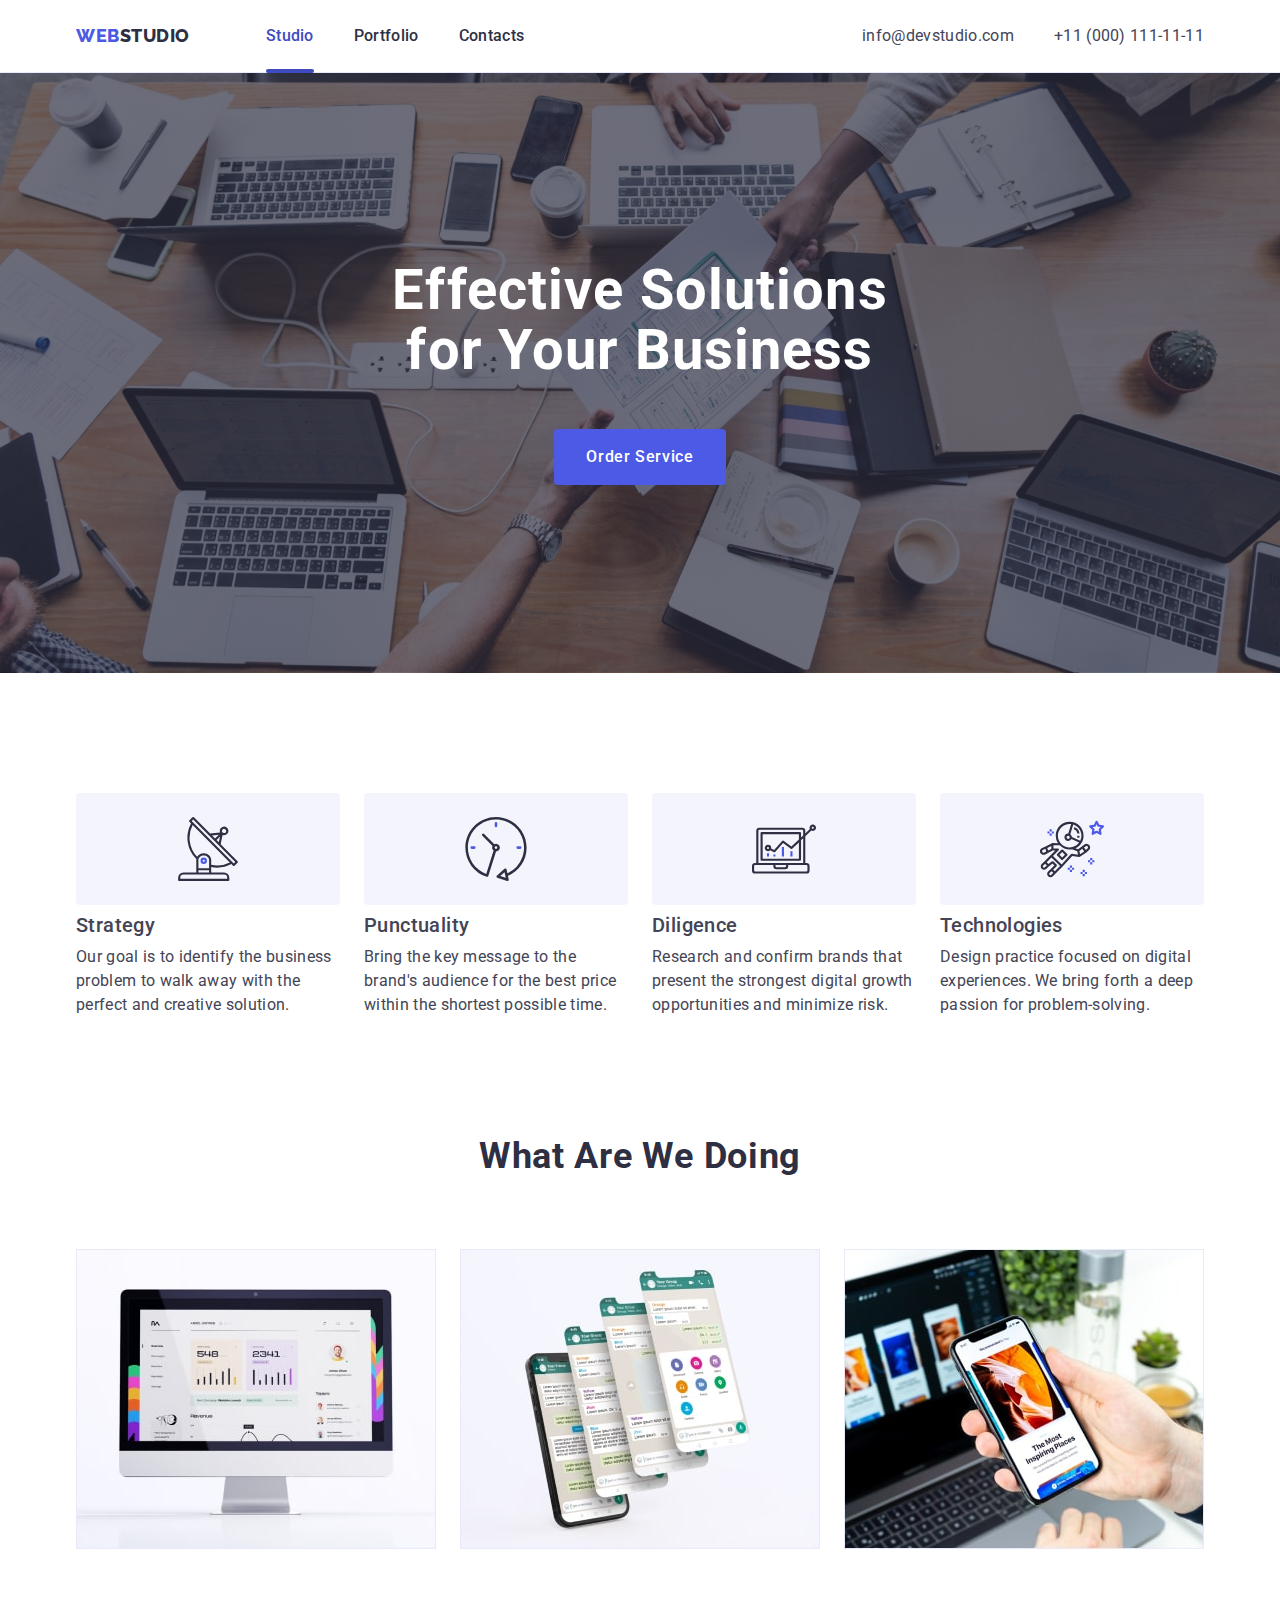
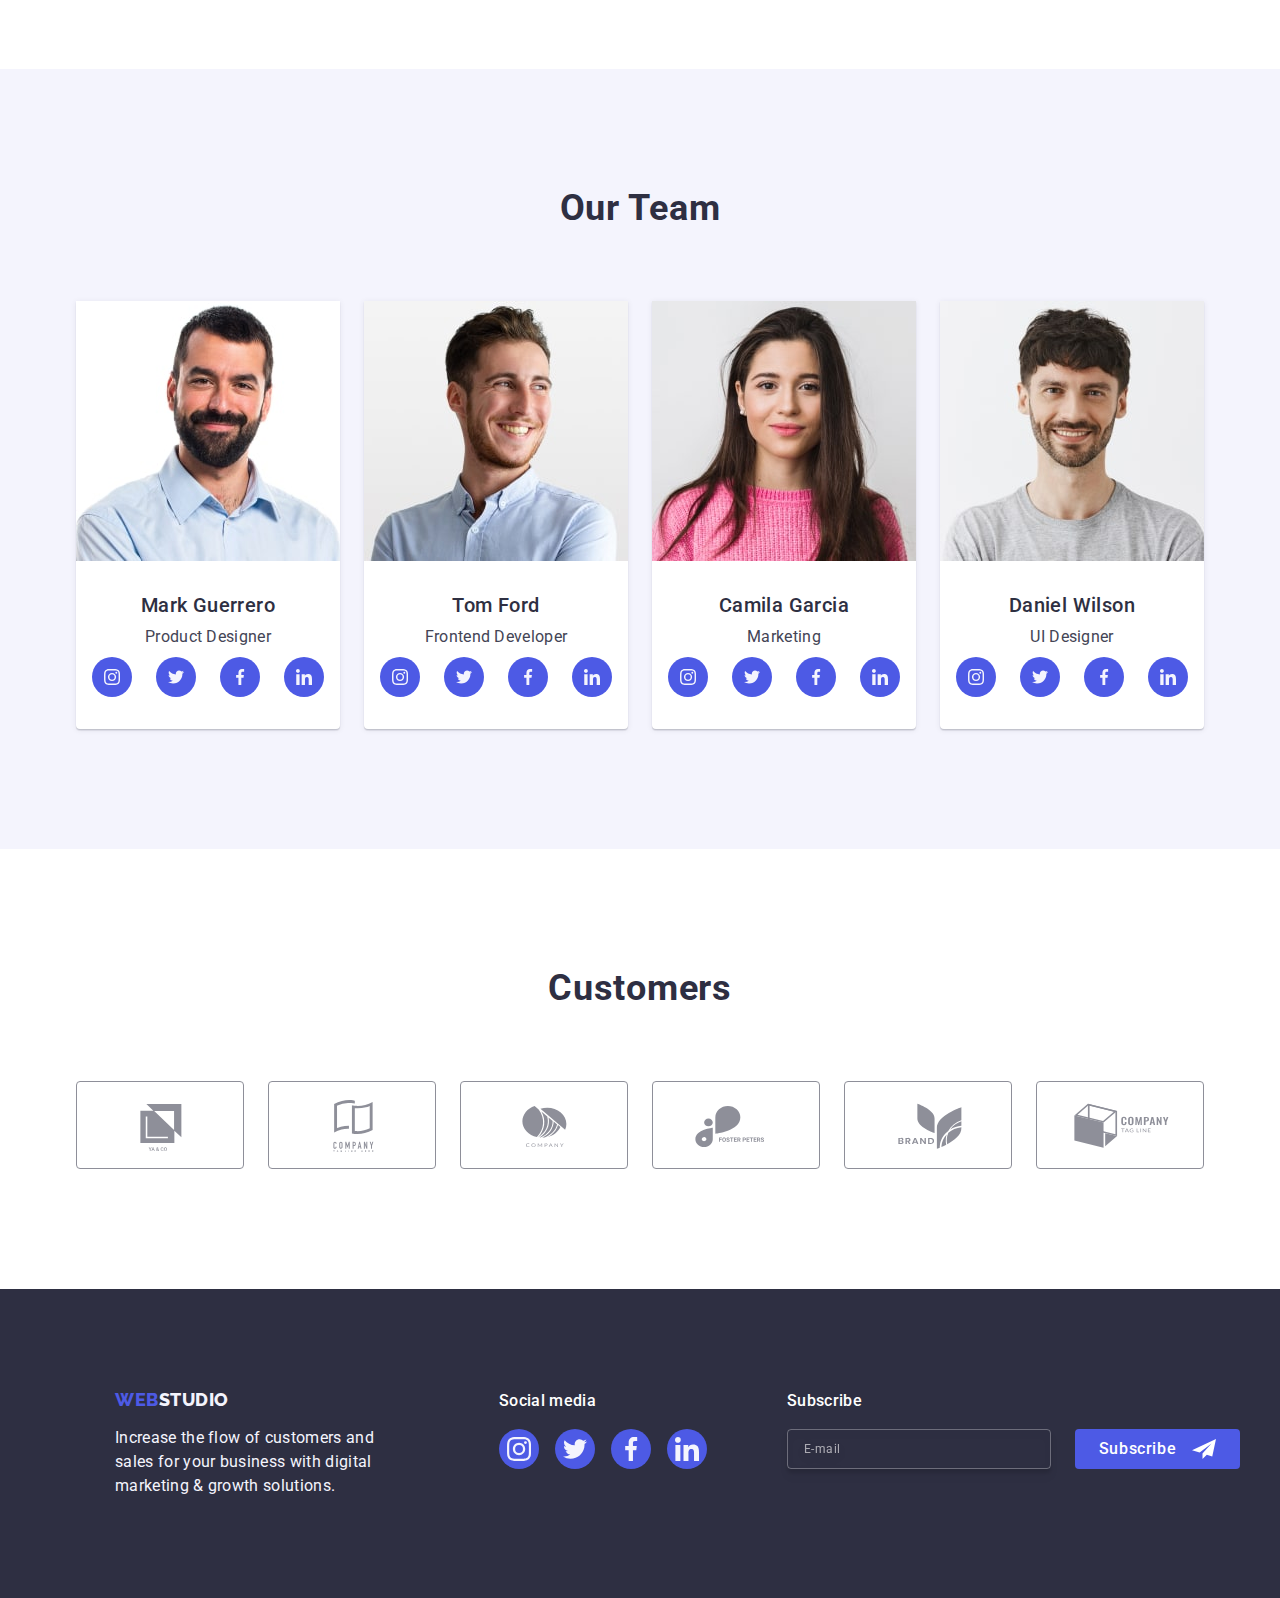
<file: index.html>
<!DOCTYPE html>
<html lang="en">
  <head>
    <meta charset="UTF-8" />
    <meta name="viewport" content="width=device-width, initial-scale=1.0" />
    <title>WebStudio</title>

    <link
      rel="stylesheet"
      href="https://cdn.jsdelivr.net/npm/modern-normalize@2.0.0/modern-normalize.min.css"
    />

    <link rel="preconnect" href="https://fonts.googleapis.com" />
    <link rel="preconnect" href="https://fonts.gstatic.com" crossorigin />
    <link
      href="https://fonts.googleapis.com/css2?family=Raleway:wght@800&family=Roboto:wght@400;500;700;900&display=swap"
      rel="stylesheet"
    />

    <link rel="stylesheet" href="./css/styles.css" />
    <link rel="stylesheet" href="./css/media.css" />
  </head>

  <body>
    <header class="header">
      <div class="container header-container">
        <nav class="header-nav">
          <a class="logo-header" href="./index.html"
            >Web<span class="logo-header-accent">Studio</span></a
          >
          <ul class="header-nav-list">
            <li class="header-nav-item">
              <a class="header-nav-link current" href="./index.html">Studio</a>
            </li>
            <li class="header-nav-item">
              <a class="header-nav-link" href="./portfolio.html">Portfolio</a>
            </li>
            <li class="header-nav-item">
              <a class="header-nav-link" href="">Contacts</a>
            </li>
          </ul>
        </nav>
        <address class="address">
          <ul class="header-addr-list">
            <li class="header-addr-item">
              <a
                class="address-link"
                href="mailto:info@devstudio.com"
                target="_blank"
                >info@devstudio.com</a
              >
            </li>
            <li class="header-addr-item">
              <a class="address-link" href="tel:+110001111111"
                >+11 (000) 111-11-11</a
              >
            </li>
          </ul>
        </address>

        <button type="button" class="mob-menu-open-btn" data-menu-open>
          <svg class="mob-menu-open-icon">
            <use href="./images/icons.svg#mob-menu"></use>
          </svg>
        </button>
      </div>

      <div class="mob-menu is-hidden" data-menu>
        <button class="mob-menu-close-btn" type="button" data-menu-close>
          <svg class="mob-menu-close-icon">
            <use href="./images/icons.svg#close-modal"></use>
          </svg>
        </button>

        <nav class="mob-nav">
          <ul class="mob-nav-list">
            <li class="mob-nav-item">
              <a class="mob-nav-link current" href="./index.html">Studio</a>
            </li>
            <li class="mob-nav-item">
              <a class="mob-nav-link" href="./portfolio.html">Portfolio</a>
            </li>
            <li class="mob-nav-item">
              <a class="mob-nav-link" href="">Contacts</a>
            </li>
          </ul>
        </nav>

        <div class="mob-contacts">
          <address class="mob-address">
            <ul class="mob-addr-list">
              <li class="mob-addr-item">
                <a class="mob-addr-tel" href="tel:+110001111111"
                  >+11 (000) 111-11-11</a
                >
              </li>
              <li class="mob-addr-item">
                <a
                  class="mob-addr-mail"
                  href="mailto:info@devstudio.com"
                  target="_blank"
                  >info@devstudio.com</a
                >
              </li>
            </ul>
          </address>

          <ul class="mob-socials-list">
            <li class="mob-socials-item">
              <a
                class="mob-social-link"
                href="#"
                aria-label="Instagram"
                target="_blank"
                rel="noopener noreferrer"
              >
                <svg class="mob-social-icon">
                  <use href="./images/icons.svg#instagram"></use>
                </svg>
              </a>
            </li>
            <li class="mob-socials-item">
              <a
                class="mob-social-link"
                href="#"
                aria-label="Twitter"
                target="_blank"
                rel="noopener noreferrer"
              >
                <svg class="mob-social-icon">
                  <use href="./images/icons.svg#twitter"></use>
                </svg>
              </a>
            </li>
            <li class="mob-socials-item">
              <a
                class="mob-social-link"
                href="#"
                aria-label="Facebook"
                target="_blank"
                rel="noopener noreferrer"
              >
                <svg class="footer-social-icon">
                  <use href="./images/icons.svg#facebook"></use>
                </svg>
              </a>
            </li>
            <li class="mob-socials-item">
              <a
                class="mob-social-link"
                href="#"
                aria-label="Linkedin"
                target="_blank"
                rel="noopener noreferrer"
              >
                <svg class="mob-social-icon">
                  <use href="./images/icons.svg#linkedin"></use>
                </svg>
              </a>
            </li>
          </ul>
        </div>
      </div>
    </header>

    <main>
      <section class="hero-section">
        <div class="container hero-container">
          <h1 class="hero-title">Effective Solutions for Your Business</h1>
          <button class="hero-button" type="button" data-modal-open>
            Order Service
          </button>
        </div>
      </section>

      <section class="features-section">
        <div class="container features-container">
          <h2 class="visually-hidden">Features</h2>
          <ul class="features-list">
            <li class="features-item">
              <div class="feature-img">
                <svg class="feature-icon">
                  <use href="./images/icons.svg#strategy"></use>
                </svg>
              </div>
              <h3 class="feature-title">Strategy</h3>
              <p class="feature-description">
                Our goal is to identify the business problem to walk away with
                the perfect and creative solution.
              </p>
            </li>
            <li class="features-item">
              <div class="feature-img">
                <svg class="feature-icon">
                  <use href="./images/icons.svg#punctuality"></use>
                </svg>
              </div>
              <h3 class="feature-title">Punctuality</h3>
              <p class="feature-description">
                Bring the key message to the brand's audience for the best price
                within the shortest possible time.
              </p>
            </li>
            <li class="features-item">
              <div class="feature-img">
                <svg class="feature-icon">
                  <use href="./images/icons.svg#diligence"></use>
                </svg>
              </div>
              <h3 class="feature-title">Diligence</h3>
              <p class="feature-description">
                Research and confirm brands that present the strongest digital
                growth opportunities and minimize risk.
              </p>
            </li>
            <li class="features-item">
              <div class="feature-img">
                <svg class="feature-icon">
                  <use href="./images/icons.svg#technologies"></use>
                </svg>
              </div>
              <h3 class="feature-title">Technologies</h3>
              <p class="feature-description">
                Design practice focused on digital experiences. We bring forth a
                deep passion for problem-solving.
              </p>
            </li>
          </ul>
        </div>
      </section>

      <section class="wawdoing-section">
        <div class="container wawdoing-container">
          <h2 class="section-title">What are we doing</h2>
          <ul class="wawdoing-list">
            <li class="wawdoing-item">
              <img
                class="wawdoing-item-img"
                srcset="
                  ./images/waw-doing-imgi.jpg    1x,
                  ./images/waw-doing-imgi-2x.jpg 2x
                "
                src="./images/waw-doing-imgi.jpg"
                alt="Computer Application"
              />
            </li>
            <li class="wawdoing-item">
              <img
                srcset="
                  ./images/waw-doing-imgii.jpg    1x,
                  ./images/waw-doing-imgii-2x.jpg 2x
                "
                src="./images/waw-doing-imgii.jpg"
                alt="Mobile Phone Application"
              />
            </li>
            <li class="wawdoing-item">
              <img
                srcset="
                  ./images/waw-doing-imgiii.jpg    1x,
                  ./images/waw-doing-imgiii-2x.jpg 2x
                "
                src="./images/waw-doing-imgiii.jpg"
                alt="Cross Platform Application"
              />
            </li>
          </ul>
        </div>
      </section>

      <section class="team-section">
        <div class="container team-container">
          <h2 class="section-title">Our Team</h2>
          <ul class="team-list">
            <li class="team-card">
              <img
                class="team-card-img"
                srcset="
                  ./images/mark-guerrero-foto.jpg    1x,
                  ./images/mark-guerrero-foto-2x.jpg 2x
                "
                src="./images/mark-guerrero-foto.jpg"
                alt="Mark Guerrero's foto"
              />
              <div class="team-card-description">
                <h3 class="team-name">Mark Guerrero</h3>
                <p class="team-role">Product Designer</p>
                <ul class="team-socials-list">
                  <li class="team-socials-item">
                    <a
                      class="team-social-link"
                      href="#"
                      aria-label="Instagram"
                      target="_blank"
                      rel="noopener noreferrer"
                    >
                      <svg class="team-social-icon">
                        <use href="./images/icons.svg#instagram"></use>
                      </svg>
                    </a>
                  </li>
                  <li class="team-socials-item">
                    <a
                      class="team-social-link"
                      href="#"
                      aria-label="Twitter"
                      target="_blank"
                      rel="noopener noreferrer"
                    >
                      <svg class="team-social-icon">
                        <use href="./images/icons.svg#twitter"></use>
                      </svg>
                    </a>
                  </li>
                  <li class="team-socials-item">
                    <a
                      class="team-social-link"
                      href="#"
                      aria-label="Facebook"
                      target="_blank"
                      rel="noopener noreferrer"
                    >
                      <svg class="team-social-icon">
                        <use href="./images/icons.svg#facebook"></use>
                      </svg>
                    </a>
                  </li>
                  <li class="team-socials-item">
                    <a
                      class="team-social-link"
                      href="#"
                      aria-label="Linkedin"
                      target="_blank"
                      rel="noopener noreferrer"
                    >
                      <svg class="team-social-icon">
                        <use href="./images/icons.svg#linkedin"></use>
                      </svg>
                    </a>
                  </li>
                </ul>
              </div>
            </li>
            <li class="team-card">
              <img
                class="team-card-img"
                srcset="
                  ./images/tom-ford-foto.jpg    1x,
                  ./images/tom-ford-foto-2x.jpg 2x
                "
                src="./images/tom-ford-foto.jpg"
                alt="Tom Ford's foto"
              />
              <div class="team-card-description">
                <h3 class="team-name">Tom Ford</h3>
                <p class="team-role">Frontend Developer</p>
                <ul class="team-socials-list">
                  <li class="team-socials-item">
                    <a
                      class="team-social-link"
                      href="#"
                      aria-label="Instagram"
                      target="_blank"
                      rel="noopener noreferrer"
                    >
                      <svg class="team-social-icon">
                        <use href="./images/icons.svg#instagram"></use>
                      </svg>
                    </a>
                  </li>
                  <li class="team-socials-item">
                    <a
                      class="team-social-link"
                      href="#"
                      aria-label="Twitter"
                      target="_blank"
                      rel="noopener noreferrer"
                    >
                      <svg class="team-social-icon">
                        <use href="./images/icons.svg#twitter"></use>
                      </svg>
                    </a>
                  </li>
                  <li class="team-socials-item">
                    <a
                      class="team-social-link"
                      href="#"
                      aria-label="Facebook"
                      target="_blank"
                      rel="noopener noreferrer"
                    >
                      <svg class="team-social-icon">
                        <use href="./images/icons.svg#facebook"></use>
                      </svg>
                    </a>
                  </li>
                  <li class="team-socials-item">
                    <a
                      class="team-social-link"
                      href="#"
                      aria-label="Linkedin"
                      target="_blank"
                      rel="noopener noreferrer"
                    >
                      <svg class="team-social-icon">
                        <use href="./images/icons.svg#linkedin"></use>
                      </svg>
                    </a>
                  </li>
                </ul>
              </div>
            </li>
            <li class="team-card">
              <img
                class="team-card-img"
                srcset="
                  ./images/camila-garcia-foto.jpg    1x,
                  ./images/camila-garcia-foto-2x.jpg 2x
                "
                src="./images/camila-garcia-foto.jpg"
                alt="Camila Garcia's foto"
              />
              <div class="team-card-description">
                <h3 class="team-name">Camila Garcia</h3>
                <p class="team-role">Marketing</p>
                <ul class="team-socials-list">
                  <li class="team-socials-item">
                    <a
                      class="team-social-link"
                      href="#"
                      aria-label="Instagram"
                      target="_blank"
                      rel="noopener noreferrer"
                    >
                      <svg class="team-social-icon">
                        <use href="./images/icons.svg#instagram"></use>
                      </svg>
                    </a>
                  </li>
                  <li class="team-socials-item">
                    <a
                      class="team-social-link"
                      href="#"
                      aria-label="Twitter"
                      target="_blank"
                      rel="noopener noreferrer"
                    >
                      <svg class="team-social-icon">
                        <use href="./images/icons.svg#twitter"></use>
                      </svg>
                    </a>
                  </li>
                  <li class="team-socials-item">
                    <a
                      class="team-social-link"
                      href="#"
                      aria-label="Facebook"
                      target="_blank"
                      rel="noopener noreferrer"
                    >
                      <svg class="team-social-icon">
                        <use href="./images/icons.svg#facebook"></use>
                      </svg>
                    </a>
                  </li>
                  <li class="team-socials-item">
                    <a
                      class="team-social-link"
                      href="#"
                      aria-label="Linkedin"
                      target="_blank"
                      rel="noopener noreferrer"
                    >
                      <svg class="team-social-icon">
                        <use href="./images/icons.svg#linkedin"></use>
                      </svg>
                    </a>
                  </li>
                </ul>
              </div>
            </li>
            <li class="team-card">
              <img
                class="team-card-img"
                srcset="
                  ./images/daniel-wilson-foto.jpg    1x,
                  ./images/daniel-wilson-foto-2x.jpg 2x
                "
                src="./images/daniel-wilson-foto.jpg"
                alt="Daniel Wilson's foto"
              />
              <div class="team-card-description">
                <h3 class="team-name">Daniel Wilson</h3>
                <p class="team-role">UI Designer</p>
                <ul class="team-socials-list">
                  <li class="team-socials-item">
                    <a
                      class="team-social-link"
                      href="#"
                      aria-label="Instagram"
                      target="_blank"
                      rel="noopener noreferrer"
                    >
                      <svg class="team-social-icon">
                        <use href="./images/icons.svg#instagram"></use>
                      </svg>
                    </a>
                  </li>
                  <li class="team-socials-item">
                    <a
                      class="team-social-link"
                      href="#"
                      aria-label="Twitter"
                      target="_blank"
                      rel="noopener noreferrer"
                    >
                      <svg class="team-social-icon">
                        <use href="./images/icons.svg#twitter"></use>
                      </svg>
                    </a>
                  </li>
                  <li class="team-socials-item">
                    <a
                      class="team-social-link"
                      href="#"
                      aria-label="Facebook"
                      target="_blank"
                      rel="noopener noreferrer"
                    >
                      <svg class="team-social-icon">
                        <use href="./images/icons.svg#facebook"></use>
                      </svg>
                    </a>
                  </li>
                  <li class="team-socials-item">
                    <a
                      class="team-social-link"
                      href="#"
                      aria-label="Linkedin"
                      target="_blank"
                      rel="noopener noreferrer"
                    >
                      <svg class="team-social-icon">
                        <use href="./images/icons.svg#linkedin"></use>
                      </svg>
                    </a>
                  </li>
                </ul>
              </div>
            </li>
          </ul>
        </div>
      </section>

      <section class="customers-section">
        <div class="customers-container container">
          <h2 class="section-title">Customers</h2>
          <ul class="customers-list">
            <li class="customer-item">
              <a class="customer-link" href="#">
                <svg class="customer-icon">
                  <use href="./images/icons.svg#yanco"></use>
                </svg>
              </a>
            </li>
            <li class="customer-item">
              <a class="customer-link" href="#">
                <svg class="customer-icon">
                  <use href="./images/icons.svg#companyth"></use>
                </svg>
              </a>
            </li>
            <li class="customer-item">
              <a class="customer-link" href="#">
                <svg class="customer-icon">
                  <use href="./images/icons.svg#company"></use>
                </svg>
              </a>
            </li>
            <li class="customer-item">
              <a class="customer-link" href="#">
                <svg class="customer-icon">
                  <use href="./images/icons.svg#fosterpeters"></use>
                </svg>
              </a>
            </li>
            <li class="customer-item">
              <a class="customer-link" href="#">
                <svg class="customer-icon">
                  <use href="./images/icons.svg#brand"></use>
                </svg>
              </a>
            </li>
            <li class="customer-item">
              <a class="customer-link" href="#">
                <svg class="customer-icon">
                  <use href="./images/icons.svg#companytl"></use>
                </svg>
              </a>
            </li>
          </ul>
        </div>
      </section>
    </main>

    <footer class="footer">
      <div class="container footer-container">
        <div class="footer-tagline">
          <a class="logo-footer" href="./index.html"
            >Web<span class="logo-footer-accent">Studio</span></a
          >
          <p class="footer-tagline-paragraph">
            Increase the flow of customers and sales for your business with
            digital marketing & growth solutions.
          </p>
        </div>

        <div class="footer-socials">
          <p class="footer-subtitle">Social media</p>
          <ul class="footer-socials-list">
            <li class="footer-socials-item">
              <a
                class="footer-social-link"
                href="#"
                aria-label="Instagram"
                target="_blank"
                rel="noopener noreferrer"
              >
                <svg class="footer-social-icon">
                  <use href="./images/icons.svg#instagram"></use>
                </svg>
              </a>
            </li>
            <li class="footer-socials-item">
              <a
                class="footer-social-link"
                href="#"
                aria-label="Twitter"
                target="_blank"
                rel="noopener noreferrer"
              >
                <svg class="footer-social-icon">
                  <use href="./images/icons.svg#twitter"></use>
                </svg>
              </a>
            </li>
            <li class="footer-socials-item">
              <a
                class="footer-social-link"
                href="#"
                aria-label="Facebook"
                target="_blank"
                rel="noopener noreferrer"
              >
                <svg class="footer-social-icon">
                  <use href="./images/icons.svg#facebook"></use>
                </svg>
              </a>
            </li>
            <li class="footer-socials-item">
              <a
                class="footer-social-link"
                href="#"
                aria-label="Linkedin"
                target="_blank"
                rel="noopener noreferrer"
              >
                <svg class="footer-social-icon">
                  <use href="./images/icons.svg#linkedin"></use>
                </svg>
              </a>
            </li>
          </ul>
        </div>

        <div class="footer-subcribe">
          <p class="footer-subtitle">Subscribe</p>
          <form class="footer-subcribe-form">
            <label class="footer-subcribe-label">
              <input
                class="footer-subcribe-input"
                type="email"
                name="footer-subcribe-email"
                placeholder="E-mail"
                required
            /></label>
            <button class="footer-subcribe-btn" type="submit" data-modal-open>
              Subscribe
              <svg class="footer-subcribe-btn-icon">
                <use href="./images/icons.svg#subscribe"></use>
              </svg>
            </button>
          </form>
        </div>
      </div>
    </footer>

    <div class="modal-backdrop is-hidden" data-modal>
      <!-- <div class="modal-backdrop" data-modal> -->
      <div class="modal-order">
        <button class="modal-close-btn" type="button" data-modal-close>
          <svg class="modal-close-btn-icon">
            <use href="./images/icons.svg#close-modal"></use>
          </svg>
        </button>
        <p class="order-title">Leave your contacts and we will call you back</p>
        <form class="order-form">
          <div class="order-field">
            <label class="order-label" for="user-name">Name</label>
            <div class="order-input-wrap">
              <input
                class="order-input"
                type="text"
                name="user-name"
                id="user-name"
                required
              />
              <svg class="order-input-icon">
                <use href="./images/icons.svg#modal-person"></use>
              </svg>
            </div>
          </div>

          <div class="order-field">
            <label class="order-label" for="user-phone">Phone</label>
            <div class="order-input-wrap">
              <input
                class="order-input"
                type="tel"
                name="user-phone"
                id="user-phone"
                required
              />
              <svg class="order-input-icon">
                <use href="./images/icons.svg#modal-phone"></use>
              </svg>
            </div>
          </div>

          <div class="order-field">
            <label class="order-label" for="user-email">Email</label>
            <div class="order-input-wrap">
              <input
                class="order-input"
                type="email"
                name="user-email"
                id="user-email"
                required
              />
              <svg class="order-input-icon">
                <use href="./images/icons.svg#modal-email"></use>
              </svg>
            </div>
          </div>

          <div class="order-field-textarea">
            <label class="order-label" for="user-comment">Comment</label>
            <textarea
              class="order-textarea"
              name="user-comment"
              id="user-comment"
              placeholder="Text input"
              required
            ></textarea>
          </div>

          <div class="order-field-checkbox">
            <input
              class="order-checkbox visually-hidden"
              type="checkbox"
              name="user-privacy"
              id="user-privacy"
              value="true"
              required
            />
            <label class="order-checkbox-label" for="user-privacy">
              <span class="checkbox-container">
                <svg class="check">
                  <use href="./images/icons.svg#check"></use>
                </svg>
              </span>
              I accept the terms and conditions of the&nbsp;
              <a class="policy-link" href="#">Privacy Policy</a></label
            >
          </div>

          <button class="order-send-btn" type="submit">Send</button>
        </form>
      </div>
    </div>
    <script src="./js/modal.js"></script>
    <script src="./js/mobile-menu.js"></script>
  </body>
</html>
</file>
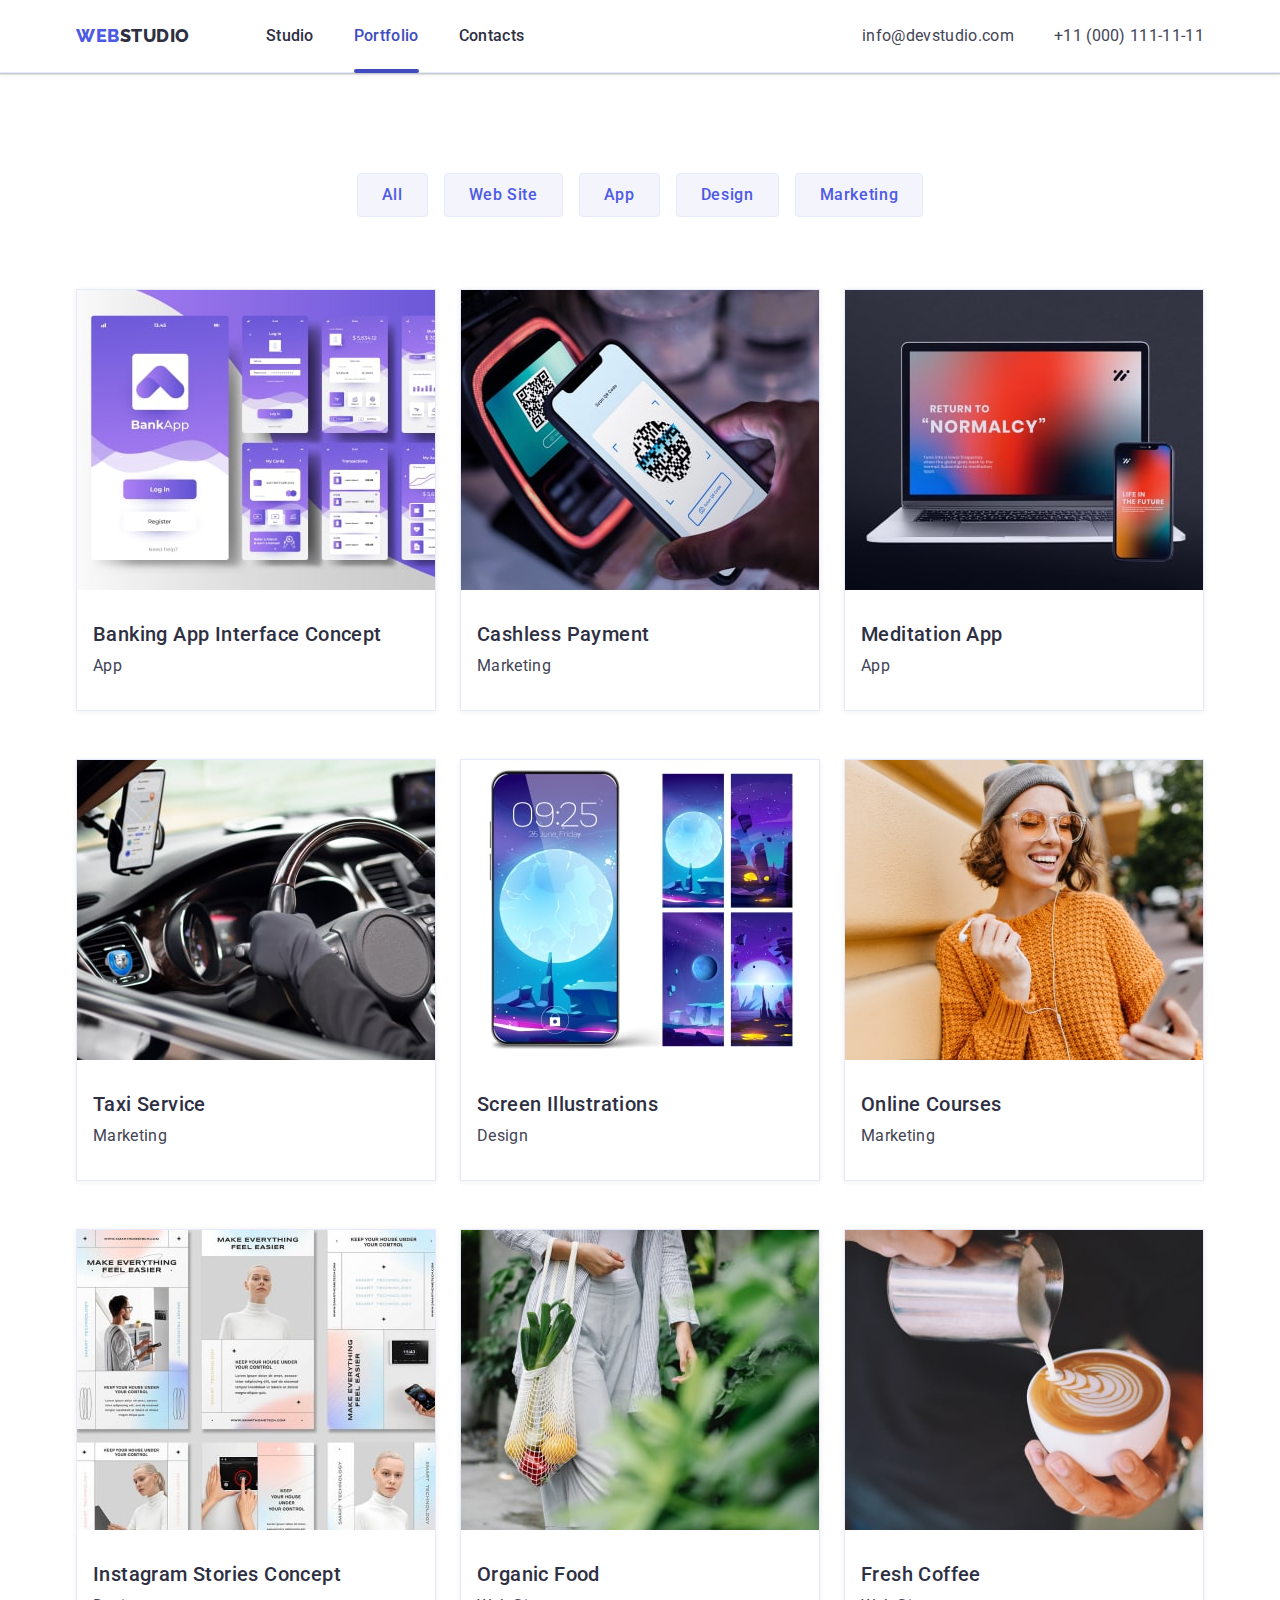
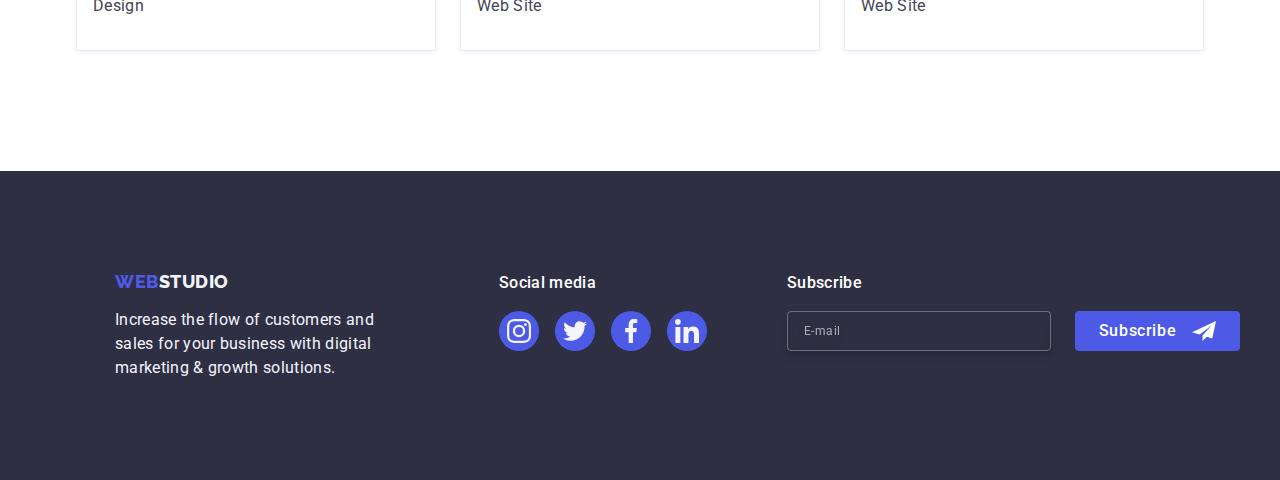
<file: portfolio.html>
<!DOCTYPE html>
<html lang="en">
  <head>
    <meta charset="UTF-8" />
    <meta name="viewport" content="width=device-width, initial-scale=1.0" />
    <title>WebStudio</title>

    <link
      rel="stylesheet"
      href="https://cdn.jsdelivr.net/npm/modern-normalize@2.0.0/modern-normalize.min.css"
    />
    <link rel="preconnect" href="https://fonts.googleapis.com" />
    <link rel="preconnect" href="https://fonts.gstatic.com" crossorigin />
    <link
      href="https://fonts.googleapis.com/css2?family=Raleway:wght@800&family=Roboto:wght@400;500;700;900&display=swap"
      rel="stylesheet"
    />

    <link rel="stylesheet" href="./css/styles.css" />
    <link rel="stylesheet" href="./css/media.css" />
  </head>

  <body>
    <header class="header">
      <div class="container header-container">
        <nav class="header-nav">
          <a class="logo-header" href="./index.html"
            >Web<span class="logo-header-accent">Studio</span></a
          >
          <ul class="header-nav-list">
            <li class="header-nav-item">
              <a class="header-nav-link" href="./index.html">Studio</a>
            </li>
            <li class="header-nav-item">
              <a class="header-nav-link current" href="./portfolio.html"
                >Portfolio</a
              >
            </li>
            <li class="header-nav-item">
              <a class="header-nav-link" href="">Contacts</a>
            </li>
          </ul>
        </nav>
        <address class="address">
          <ul class="header-addr-list">
            <li class="header-addr-item">
              <a
                class="address-link"
                href="mailto:info@devstudio.com"
                target="_blank"
                >info@devstudio.com</a
              >
            </li>
            <li class="header-addr-item">
              <a class="address-link" href="tel:+110001111111"
                >+11 (000) 111-11-11</a
              >
            </li>
          </ul>
        </address>

        <button type="button" class="mob-menu-open-btn" data-menu-open>
          <svg class="mob-menu-open-icon">
            <use href="./images/icons.svg#mob-menu"></use>
          </svg>
        </button>
      </div>

      <div class="mob-menu is-hidden" data-menu>
        <button class="mob-menu-close-btn" type="button" data-menu-close>
          <svg class="mob-menu-close-icon">
            <use href="./images/icons.svg#close-modal"></use>
          </svg>
        </button>

        <nav class="mob-nav">
          <ul class="mob-nav-list">
            <li class="mob-nav-item">
              <a class="mob-nav-link" href="./index.html">Studio</a>
            </li>
            <li class="mob-nav-item">
              <a class="mob-nav-link current" href="./portfolio.html"
                >Portfolio</a
              >
            </li>
            <li class="mob-nav-item">
              <a class="mob-nav-link" href="">Contacts</a>
            </li>
          </ul>
        </nav>

        <div class="mob-contacts">
          <address class="mob-address">
            <ul class="mob-addr-list">
              <li class="mob-addr-item">
                <a class="mob-addr-tel" href="tel:+110001111111"
                  >+11 (000) 111-11-11</a
                >
              </li>
              <li class="mob-addr-item">
                <a
                  class="mob-addr-mail"
                  href="mailto:info@devstudio.com"
                  target="_blank"
                  >info@devstudio.com</a
                >
              </li>
            </ul>
          </address>

          <ul class="mob-socials-list">
            <li class="mob-socials-item">
              <a
                class="mob-social-link"
                href="#"
                aria-label="Instagram"
                target="_blank"
                rel="noopener noreferrer"
              >
                <svg class="mob-social-icon">
                  <use href="./images/icons.svg#instagram"></use>
                </svg>
              </a>
            </li>
            <li class="mob-socials-item">
              <a
                class="mob-social-link"
                href="#"
                aria-label="Twitter"
                target="_blank"
                rel="noopener noreferrer"
              >
                <svg class="mob-social-icon">
                  <use href="./images/icons.svg#twitter"></use>
                </svg>
              </a>
            </li>
            <li class="mob-socials-item">
              <a
                class="mob-social-link"
                href="#"
                aria-label="Facebook"
                target="_blank"
                rel="noopener noreferrer"
              >
                <svg class="footer-social-icon">
                  <use href="./images/icons.svg#facebook"></use>
                </svg>
              </a>
            </li>
            <li class="mob-socials-item">
              <a
                class="mob-social-link"
                href="#"
                aria-label="Linkedin"
                target="_blank"
                rel="noopener noreferrer"
              >
                <svg class="mob-social-icon">
                  <use href="./images/icons.svg#linkedin"></use>
                </svg>
              </a>
            </li>
          </ul>
        </div>
      </div>
    </header>

    <main>
      <section class="portfolio-section">
        <div class="container potfolio-container">
          <h1 class="visually-hidden">Portfolio</h1>

          <ul class="portfolio-filters">
            <li><button class="filters-button" type="button">All</button></li>
            <li>
              <button class="filters-button" type="button">Web Site</button>
            </li>

            <li><button class="filters-button" type="button">App</button></li>
            <li>
              <button class="filters-button" type="button">Design</button>
            </li>
            <li>
              <button class="filters-button" type="button">Marketing</button>
            </li>
          </ul>

          <ul class="portfolio-list">
            <li class="portfolio-card">
              <a class="portfolio-card-link" href="#" onclick="return false">
                <div class="portfolio-card-sketch">
                  <picture>
                    <source
                      srcset="
                        ./images/banking-app-dt.jpg    1x,
                        ./images/banking-app-dt-2x.jpg 2x
                      "
                      media="(min-width: 1158px)"
                    />
                    <source
                      srcset="
                        ./images/banking-app-tab.jpg    1x,
                        ./images/banking-app-tab-2x.jpg 2x
                      "
                      media="(min-width: 768px)"
                    />
                    <source
                      srcset="
                        ./images/banking-app-mob.jpg    1x,
                        ./images/banking-app-mob-2x.jpg 2x
                      "
                      media="(min-width: 428px)"
                    />
                    <img
                      class="portfolio-card-img"
                      src="./images/banking-app-dt.jpg"
                      alt="Banking App Interface Concept"
                    />
                  </picture>
                  <p class="portfolio-card-cover">
                    14 Stylish and User-Friendly App Design Concepts · Task
                    Manager App · Calorie Tracker App · Exotic Fruit Ecommerce
                    App · Cloud Storage App
                  </p>
                </div>
                <div class="portfolio-card-description">
                  <h2 class="portfolio-card-title">
                    Banking App Interface Concept
                  </h2>
                  <p class="portfolio-card-type">App</p>
                </div>
              </a>
            </li>
            <li class="portfolio-card">
              <a class="portfolio-card-link" href="#" onclick="return false">
                <div class="portfolio-card-sketch">
                  <picture>
                    <source
                      srcset="
                        ./images/cashless-payment-dt.jpg    1x,
                        ./images/cashless-payment-dt-2x.jpg 2x
                      "
                      media="(min-width: 1158px)"
                    />
                    <source
                      srcset="
                        ./images/cashless-payment-tab.jpg    1x,
                        ./images/cashless-payment-tab-2x.jpg 2x
                      "
                      media="(min-width: 768px)"
                    />
                    <source
                      srcset="
                        ./images/cashless-payment-mob.jpg    1x,
                        ./images/cashless-payment-mob-2x.jpg 2x
                      "
                      media="(min-width: 428px)"
                    />
                    <img
                      class="portfolio-card-img"
                      src="./images/cashless-payment-dt.jpg"
                      alt="Cashless Payment"
                    />
                  </picture>
                  <p class="portfolio-card-cover">
                    14 Stylish and User-Friendly App Design Concepts · Task
                    Manager App · Calorie Tracker App · Exotic Fruit Ecommerce
                    App · Cloud Storage App
                  </p>
                </div>
                <div class="portfolio-card-description">
                  <h2 class="portfolio-card-title">Cashless Payment</h2>
                  <p class="portfolio-card-type">Marketing</p>
                </div>
              </a>
            </li>
            <li class="portfolio-card">
              <a class="portfolio-card-link" href="#" onclick="return false">
                <div class="portfolio-card-sketch">
                  <picture>
                    <source
                      srcset="
                        ./images/meditation-app-dt.jpg    1x,
                        ./images/meditation-app-dt-2x.jpg 2x
                      "
                      media="(min-width: 1158px)"
                    />
                    <source
                      srcset="
                        ./images/meditation-app-tab.jpg    1x,
                        ./images/meditation-app-tab-2x.jpg 2x
                      "
                      media="(min-width: 768px)"
                    />
                    <source
                      srcset="
                        ./images/meditation-app-mob.jpg    1x,
                        ./images/meditation-app-mob-2x.jpg 2x
                      "
                      media="(min-width: 428px)"
                    />
                    <img
                      class="portfolio-card-img"
                      src="./images/meditation-app-dt.jpg"
                      alt="Meditation App"
                    />
                  </picture>
                  <p class="portfolio-card-cover">
                    14 Stylish and User-Friendly App Design Concepts · Task
                    Manager App · Calorie Tracker App · Exotic Fruit Ecommerce
                    App · Cloud Storage App
                  </p>
                </div>
                <div class="portfolio-card-description">
                  <h2 class="portfolio-card-title">Meditation App</h2>
                  <p class="portfolio-card-type">App</p>
                </div>
              </a>
            </li>
            <li class="portfolio-card">
              <a class="portfolio-card-link" href="#" onclick="return false">
                <div class="portfolio-card-sketch">
                  <picture>
                    <source
                      srcset="
                        ./images/taxi-service-dt.jpg    1x,
                        ./images/taxi-service-dt-2x.jpg 2x
                      "
                      media="(min-width: 1158px)"
                    />
                    <source
                      srcset="
                        ./images/taxi-service-tab.jpg    1x,
                        ./images/taxi-service-tab-2x.jpg 2x
                      "
                      media="(min-width: 768px)"
                    />
                    <source
                      srcset="
                        ./images/taxi-service-mob.jpg    1x,
                        ./images/taxi-service-mob-2x.jpg 2x
                      "
                      media="(min-width: 428px)"
                    />
                    <img
                      class="portfolio-card-img"
                      src="./images/taxi-service-dt.jpg"
                      alt="Taxi Service"
                    />
                  </picture>
                  <p class="portfolio-card-cover">
                    14 Stylish and User-Friendly App Design Concepts · Task
                    Manager App · Calorie Tracker App · Exotic Fruit Ecommerce
                    App · Cloud Storage App
                  </p>
                </div>
                <div class="portfolio-card-description">
                  <h2 class="portfolio-card-title">Taxi Service</h2>
                  <p class="portfolio-card-type">Marketing</p>
                </div>
              </a>
            </li>
            <li class="portfolio-card">
              <a class="portfolio-card-link" href="#" onclick="return false">
                <div class="portfolio-card-sketch">
                  <picture>
                    <source
                      srcset="
                        ./images/screen-illustrations-dt.jpg    1x,
                        ./images/screen-illustrations-dt-2x.jpg 2x
                      "
                      media="(min-width: 1158px)"
                    />
                    <source
                      srcset="
                        ./images/screen-illustrations-tab.jpg    1x,
                        ./images/screen-illustrations-tab-2x.jpg 2x
                      "
                      media="(min-width: 768px)"
                    />
                    <source
                      srcset="
                        ./images/screen-illustrations-mob.jpg    1x,
                        ./images/screen-illustrations-mob-2x.jpg 2x
                      "
                      media="(min-width: 428px)"
                    />
                    <img
                      class="portfolio-card-img"
                      src="./images/screen-illustrations-dt.jpg"
                      alt="Screen Illustrations"
                    />
                  </picture>
                  <p class="portfolio-card-cover">
                    14 Stylish and User-Friendly App Design Concepts · Task
                    Manager App · Calorie Tracker App · Exotic Fruit Ecommerce
                    App · Cloud Storage App
                  </p>
                </div>
                <div class="portfolio-card-description">
                  <h2 class="portfolio-card-title">Screen Illustrations</h2>
                  <p class="portfolio-card-type">Design</p>
                </div>
              </a>
            </li>
            <li class="portfolio-card">
              <a class="portfolio-card-link" href="#" onclick="return false">
                <div class="portfolio-card-sketch">
                  <picture>
                    <source
                      srcset="
                        ./images/online-courses-dt.jpg    1x,
                        ./images/online-courses-dt-2x.jpg 2x
                      "
                      media="(min-width: 1158px)"
                    />
                    <source
                      srcset="
                        ./images/online-courses-tab.jpg    1x,
                        ./images/online-courses-tab-2x.jpg 2x
                      "
                      media="(min-width: 768px)"
                    />
                    <source
                      srcset="
                        ./images/online-courses-mob.jpg    1x,
                        ./images/online-courses-mob-2x.jpg 2x
                      "
                      media="(min-width: 428px)"
                    />
                    <img
                      class="portfolio-card-img"
                      src="./images/online-courses-dt.jpg"
                      alt="Online Courses"
                    />
                  </picture>
                  <p class="portfolio-card-cover">
                    14 Stylish and User-Friendly App Design Concepts · Task
                    Manager App · Calorie Tracker App · Exotic Fruit Ecommerce
                    App · Cloud Storage App
                  </p>
                </div>
                <div class="portfolio-card-description">
                  <h2 class="portfolio-card-title">Online Courses</h2>
                  <p class="portfolio-card-type">Marketing</p>
                </div>
              </a>
            </li>
            <li class="portfolio-card">
              <a class="portfolio-card-link" href="#" onclick="return false">
                <div class="portfolio-card-sketch">
                  <picture>
                    <source
                      srcset="
                        ./images/instagram-stories-dt.jpg    1x,
                        ./images/instagram-stories-dt-2x.jpg 2x
                      "
                      media="(min-width: 1158px)"
                    />
                    <source
                      srcset="
                        ./images/instagram-stories-tab.jpg    1x,
                        ./images/instagram-stories-tab-2x.jpg 2x
                      "
                      media="(min-width: 768px)"
                    />
                    <source
                      srcset="
                        ./images/instagram-stories-mob.jpg    1x,
                        ./images/instagram-stories-mob-2x.jpg 2x
                      "
                      media="(min-width: 428px)"
                    />
                    <img
                      class="portfolio-card-img"
                      src="./images/instagram-stories-dt.jpg"
                      alt="Instagram Stories Concept"
                    />
                  </picture>
                  <p class="portfolio-card-cover">
                    14 Stylish and User-Friendly App Design Concepts · Task
                    Manager App · Calorie Tracker App · Exotic Fruit Ecommerce
                    App · Cloud Storage App
                  </p>
                </div>
                <div class="portfolio-card-description">
                  <h2 class="portfolio-card-title">
                    Instagram Stories Concept
                  </h2>
                  <p class="portfolio-card-type">Design</p>
                </div>
              </a>
            </li>
            <li class="portfolio-card">
              <a class="portfolio-card-link" href="#" onclick="return false">
                <div class="portfolio-card-sketch">
                  <picture>
                    <source
                      srcset="
                        ./images/organic-food-dt.jpg    1x,
                        ./images/organic-food-dt-2x.jpg 2x
                      "
                      media="(min-width: 1158px)"
                    />
                    <source
                      srcset="
                        ./images/organic-food-tab.jpg    1x,
                        ./images/organic-food-tab-2x.jpg 2x
                      "
                      media="(min-width: 768px)"
                    />
                    <source
                      srcset="
                        ./images/organic-food-mob.jpg    1x,
                        ./images/organic-food-mob-2x.jpg 2x
                      "
                      media="(min-width: 428px)"
                    />
                    <img
                      class="portfolio-card-img"
                      src="./images/organic-food-dt.jpg"
                      alt="Organic Food"
                    />
                  </picture>
                  <p class="portfolio-card-cover">
                    14 Stylish and User-Friendly App Design Concepts · Task
                    Manager App · Calorie Tracker App · Exotic Fruit Ecommerce
                    App · Cloud Storage App
                  </p>
                </div>
                <div class="portfolio-card-description">
                  <h2 class="portfolio-card-title">Organic Food</h2>
                  <p class="portfolio-card-type">Web Site</p>
                </div>
              </a>
            </li>
            <li class="portfolio-card">
              <a class="portfolio-card-link" href="#" onclick="return false">
                <div class="portfolio-card-sketch">
                  <picture>
                    <source
                      srcset="
                        ./images/fresh-coffee-dt.jpg    1x,
                        ./images/fresh-coffee-dt-2x.jpg 2x
                      "
                      media="(min-width: 1158px)"
                    />
                    <source
                      srcset="
                        ./images/fresh-coffee-tab.jpg    1x,
                        ./images/fresh-coffee-tab-2x.jpg 2x
                      "
                      media="(min-width: 768px)"
                    />
                    <source
                      srcset="
                        ./images/fresh-coffee-mob.jpg    1x,
                        ./images/fresh-coffee-mob-2x.jpg 2x
                      "
                      media="(min-width: 428px)"
                    />
                    <img
                      class="portfolio-card-img"
                      src="./images/fresh-coffee-dt.jpg"
                      alt="Fresh Coffee"
                    />
                  </picture>
                  <p class="portfolio-card-cover">
                    14 Stylish and User-Friendly App Design Concepts · Task
                    Manager App · Calorie Tracker App · Exotic Fruit Ecommerce
                    App · Cloud Storage App
                  </p>
                </div>
                <div class="portfolio-card-description">
                  <h2 class="portfolio-card-title">Fresh Coffee</h2>
                  <p class="portfolio-card-type">Web Site</p>
                </div>
              </a>
            </li>
          </ul>
        </div>
      </section>
    </main>

    <footer class="footer">
      <div class="container footer-container">
        <div class="footer-tagline">
          <a class="logo-footer" href="./index.html"
            >Web<span class="logo-footer-accent">Studio</span></a
          >
          <p class="footer-tagline-paragraph">
            Increase the flow of customers and sales for your business with
            digital marketing & growth solutions.
          </p>
        </div>

        <div class="footer-socials">
          <p class="footer-subtitle">Social media</p>
          <ul class="footer-socials-list">
            <li class="footer-socials-item">
              <a
                class="footer-social-link"
                href="#"
                aria-label="Instagram"
                target="_blank"
                rel="noopener noreferrer"
              >
                <svg class="footer-social-icon">
                  <use href="./images/icons.svg#instagram"></use>
                </svg>
              </a>
            </li>
            <li class="footer-socials-item">
              <a
                class="footer-social-link"
                href="#"
                aria-label="Twitter"
                target="_blank"
                rel="noopener noreferrer"
              >
                <svg class="footer-social-icon">
                  <use href="./images/icons.svg#twitter"></use>
                </svg>
              </a>
            </li>
            <li class="footer-socials-item">
              <a
                class="footer-social-link"
                href="#"
                aria-label="Facebook"
                target="_blank"
                rel="noopener noreferrer"
              >
                <svg class="footer-social-icon">
                  <use href="./images/icons.svg#facebook"></use>
                </svg>
              </a>
            </li>
            <li class="footer-socials-item">
              <a
                class="footer-social-link"
                href="#"
                aria-label="Linkedin"
                target="_blank"
                rel="noopener noreferrer"
              >
                <svg class="footer-social-icon">
                  <use href="./images/icons.svg#linkedin"></use>
                </svg>
              </a>
            </li>
          </ul>
        </div>

        <div class="footer-subcribe">
          <p class="footer-subtitle">Subscribe</p>
          <form class="footer-subcribe-form">
            <label class="footer-subcribe-label">
              <input
                class="footer-subcribe-input"
                type="email"
                name="footer-subcribe-email"
                placeholder="E-mail"
                required
            /></label>
            <button class="footer-subcribe-btn" type="submit" data-modal-open>
              Subscribe
              <svg class="footer-subcribe-btn-icon">
                <use href="./images/icons.svg#subscribe"></use>
              </svg>
            </button>
          </form>
        </div>
      </div>
    </footer>
    <script src="./js/mobile-menu.js"></script>
  </body>
</html>
</file>
<file: css/styles.css>
:root {
  /* Typography */
  --primary-font: 'Roboto', sans-serif;
  --logo-font: 'Raleway', sans-serif;

  /* Colors */
  --iris: #4d5ae5;
  --ocean: #404bbf;
  --navyblue: #2e2f42;
  --green: #31d0aa;
  --slate: #434455;
  --lightslate: #8e8f99;
  --cornflower: #e7e9fc;
  --cloud: #f4f4fd;
  --white: #ffffff;
  --dairy: #fcfcfc;
  --navyblue-modal: rgba(46, 47, 66, 0.4);
  --navyblue-bg: rgba(46, 47, 66, 0.7);
}

body {
  background-color: var(--white);
  font-family: var(--primary-font);
  color: var(--slate);
  line-height: 1.5;
}

p,
h1,
h2,
h3,
h4,
h5,
h6 {
  margin-top: 0;
  margin-bottom: 0;
}

ul {
  margin-top: 0;
  margin-bottom: 0;
  padding-left: 0;
  list-style-type: none;
}

img {
  display: block;
}

a {
  text-decoration: none;
}

.container {
  max-width: 428px;
  padding: 0 16px;
  margin: 0 auto;
  /* outline: 2px solid red; */
}

.visually-hidden {
  position: absolute;
  width: 1px;
  height: 1px;
  margin: -1px;
  border: 0;
  padding: 0;
  white-space: nowrap;
  clip-path: inset(100%);
  clip: rect(0 0 0 0);
  overflow: hidden;
}

.no-scroll {
  overflow: hidden;
}

/* ----- Header ----- */

.header {
  border-bottom: 1px solid var(--cornflower);
  box-shadow: 0px 1px 6px 0px rgba(46, 47, 66, 0.08),
    0px 1px 1px 0px rgba(46, 47, 66, 0.16),
    0px 2px 1px 0px rgba(46, 47, 66, 0.08);
}

.header-container {
  display: flex;
  align-items: center;
  justify-content: space-between;
}

.logo-header,
.logo-footer {
  font-family: var(--logo-font);
  font-size: 18px;
  font-weight: 800;
  color: var(--iris);
  line-height: 1.17;
  letter-spacing: 0.03em;
  text-transform: uppercase;
}

.logo-header-accent {
  color: var(--navyblue);
}

.header-nav {
  display: flex;
  align-items: center;
  justify-content: flex-start;
}

.header-nav-list,
.header-addr-list {
  display: none;
}

.mob-menu-open-btn {
  height: 70px;
  padding: 24px 0;
  line-height: 0;
  border: none;
  background-color: transparent;
  display: flex;
  justify-content: center;
  align-items: center;
  cursor: pointer;
}

.mob-menu-open-icon {
  width: 32px;
  height: 22px;
  fill: var(--navyblue);
  transition: fill 250ms cubic-bezier(0.4, 0, 0.2, 1);
}

.mob-menu-open-btn:is(:hover, :focus) .mob-menu-open-icon {
  fill: var(--ocean);
}

/* ----- Mobile Menu ----- */

.mob-menu {
  display: flex;
  flex-direction: column;
  justify-content: space-between;
  position: fixed;
  top: 0;
  left: 0;
  width: 100vw;
  height: 100vh;
  z-index: 2;
  padding: 80px 0 40px 40px;
  background-color: var(--white);
  box-shadow: 0px 1px 6px 0px rgba(46, 47, 66, 0.08),
    0px 1px 1px 0px rgba(46, 47, 66, 0.16),
    0px 2px 1px 0px rgba(46, 47, 66, 0.08);
  transition: opacity 250ms cubic-bezier(0.4, 0, 0.2, 1),
    visibility 250ms cubic-bezier(0.4, 0, 0.2, 1),
    transform 250ms cubic-bezier(0.4, 0, 0.2, 1);
  transform: translateX(0);
}

.is-hidden {
  opacity: 0;
  visibility: hidden;
  pointer-events: none;
}

.mob-menu.is-hidden {
  transform: translateX(100%);
}

.mob-menu-close-btn {
  position: absolute;
  padding: 0;
  top: 24px;
  right: 24px;
  width: 24px;
  height: 24px;
  border-radius: 50%;
  background-color: var(--cornflower);
  border: 1px solid rgba(46, 47, 66, 0.1);
  display: flex;
  align-items: center;
  justify-content: center;
  cursor: pointer;
  transition: background-color 250ms cubic-bezier(0.4, 0, 0.2, 1),
    border 250ms cubic-bezier(0.4, 0, 0.2, 1);
}

.mob-menu-close-icon {
  width: 8px;
  height: 8px;
  border-radius: 50%;
  fill: var(--navyblue);
  transition: fill 250ms cubic-bezier(0.4, 0, 0.2, 1);
}

.mob-menu-close-btn:is(:hover, :focus) {
  background-color: var(--ocean);
  border: none;
}

.mob-menu-close-btn:is(:hover, :focus) .mob-menu-close-icon {
  fill: var(--white);
}

.mob-nav-list {
  display: flex;
  flex-direction: column;
  gap: 40px;
}

.mob-nav-link {
  display: block;
  color: var(--navyblue);
  font-size: 36px;
  font-weight: 700;
  line-height: 1.11;
  letter-spacing: 0.02em;
  text-transform: capitalize;
  transition: color 250ms cubic-bezier(0.4, 0, 0.2, 1);
}

.mob-nav-link:is(:hover, :focus) {
  color: var(--ocean);
}

.mob-nav-link.current {
  color: var(--ocean);
}

.mob-address {
  margin-bottom: 48px;
}

.mob-addr-list {
  display: flex;
  flex-direction: column;
  gap: 40px;
}

.mob-addr-tel {
  display: block;
  color: var(--iris);
  font-size: 36px;
  font-weight: 700;
  line-height: 1.11;
  letter-spacing: 0.02em;
  font-style: normal;
}

.mob-addr-mail {
  display: block;
  color: var(--slate);
  font-family: Roboto;
  font-size: 20px;
  font-style: normal;
  font-weight: 500;
  line-height: 1.2;
  letter-spacing: 0.02em;
}

.mob-addr-tel:is(:hover, :focus),
.mob-addr-mail:is(:hover, :focus) {
  color: var(--ocean);
}

.mob-socials-list {
  display: flex;
  gap: calc((100vw - 40px * 4 - 40px * 2) / 3);
}

.mob-social-link {
  width: 40px;
  height: 40px;
  border-radius: 50%;
  background-color: var(--iris);
  display: flex;
  align-items: center;
  justify-content: center;
  line-height: 0;
  transition: background-color 250ms cubic-bezier(0.4, 0, 0.2, 1);
}

.mob-social-icon {
  width: 24px;
  height: 24px;
  fill: var(--cloud);
}

.mob-social-link:is(:hover, :focus) {
  background-color: var(--green);
}

/* ----- Index Main ----- */

.section-title {
  color: var(--navyblue);
  text-align: center;
  font-size: 36px;
  font-weight: 700;
  line-height: 1.11;
  text-transform: capitalize;
  letter-spacing: 0.02em;
  margin-bottom: 72px;
}

/* ----- Hero ----- */

.hero-section {
  padding: 112px 0;
  background-image: linear-gradient(var(--navyblue-bg), var(--navyblue-bg)),
    url(../images/hero-bgimage-mob.jpg);
  background-position: center;
  background-repeat: no-repeat;
  background-size: cover;
  width: 100%;
  max-height: 432px;
  margin: 0 auto;
}

.hero-container {
  display: flex;
  flex-direction: column;
  align-items: center;
  gap: 72px;
}

.hero-title {
  max-width: 320px;
  color: var(--white);
  text-align: center;
  font-size: 36px;
  font-weight: 700;
  line-height: 1.11;
  letter-spacing: 0.02em;
}

.hero-button {
  background-color: var(--iris);
  font-family: 'Roboto', sans-serif;
  padding: 16px 32px;
  font-weight: 500;
  color: var(--white);
  letter-spacing: 0.04em;
  min-width: 169px;
  height: 56px;
  border: none;
  border-radius: 4px;
  cursor: pointer;
  transition: background-color 250ms cubic-bezier(0.4, 0, 0.2, 1);
}

.hero-button:is(:hover, :focus) {
  background-color: var(--ocean);
}

/* ----- Features ----- */

.features-section {
  padding: 96px 0;
}

.features-list {
  display: flex;
  flex-wrap: wrap;
  gap: 72px 24px;
}

.feature-img {
  display: none;
}

.feature-title {
  text-align: center;
  font-size: 36px;
  font-weight: 700;
  line-height: 1.11;
  letter-spacing: 0.02em;
  margin-bottom: 8px;
}

.feature-description {
  color: var(--slate);
  letter-spacing: 0.02em;
  font-weight: 500;
}

/* ----- What are we doing ----- */

.wawdoing-section {
  display: none;
  padding-bottom: 120px;
}

.wawdoing-list {
  display: flex;
  gap: 24px;
}

.wawdoing-item {
  max-width: calc((100% - 24px * 2) / 3);
}

.wawdoing-item-img {
  width: 360px;
  width: 100%;
  margin: 0 auto;
}

/* ----- Team ----- */
.team-section {
  background-color: var(--cloud);
  padding: 96px 0;
}

.team-list {
  display: flex;
  flex-wrap: wrap;
  justify-content: center;
  gap: 72px 0;
}

.team-card {
  background-color: var(--white);
  border-radius: 0px 0px 4px 4px;
  box-shadow: 0px 2px 1px 0px rgba(46, 47, 66, 0.08),
    0px 1px 1px 0px rgba(46, 47, 66, 0.16),
    0px 1px 6px 0px rgba(46, 47, 66, 0.08);
}

.team-card-img {
  height: 260px;
  width: 100%;
  margin: 0 auto;
}

.team-card-description {
  display: flex;
  flex-direction: column;
  gap: 8px;
  align-items: center;
  padding: 32px 0;
}

.team-name {
  color: var(--navyblue);
  font-size: 20px;
  font-weight: 500;
  line-height: 1.2;
  letter-spacing: 0.02em;
}

.team-role {
  color: var(--slate);
  letter-spacing: 0.02em;
}

.team-socials-list {
  display: flex;
  gap: 24px;
  justify-content: center;
}

.team-socials-item {
}

.team-social-link {
  width: 40px;
  height: 40px;
  border-radius: 50%;
  background-color: var(--iris);
  display: flex;
  align-items: center;
  justify-content: center;
  transition: background-color 250ms cubic-bezier(0.4, 0, 0.2, 1);
}

.team-social-link:is(:hover, :focus) {
  background-color: var(--ocean);
}

.team-social-icon {
  width: 16px;
  height: 16px;
  fill: var(--cloud);
}

/* ----- Customers ----- */

.customers-section {
  padding: 96px 0;
}

.customers-container {
}

.customers-list {
  display: flex;
  flex-wrap: wrap;
  justify-content: center;
  gap: 72px 16px;
}

.customer-item {
}

.customer-link {
  width: 190px;
  height: 88px;
  border-radius: 4px;
  border: 1px solid var(--lightslate);
  display: flex;
  align-items: center;
  justify-content: center;
  color: var(--lightslate);
  transition: border-color 250ms cubic-bezier(0.4, 0, 0.2, 1),
    color 250ms cubic-bezier(0.4, 0, 0.2, 1);
}

.customer-icon {
  width: 110px;
  height: 56px;
  fill: currentColor;
}

.customer-link:is(:hover, :focus, :active) {
  border-color: var(--ocean);
  color: var(--ocean);
}

/* ----- Portfolio Main ----- */

.portfolio-section {
  padding: 48px 0;
}

.portfolio-filters {
  display: flex;
  flex-wrap: wrap;
  justify-content: flex-start;
  row-gap: 24px;
  column-gap: 16px;
  margin-bottom: 48px;
}

.filters-button {
  font-family: 'Roboto', sans-serif;
  background-color: var(--cloud);
  font-weight: 500;
  letter-spacing: 0.04em;
  text-align: center;
  color: var(--iris);
  cursor: pointer;
  padding: 8px 16px;
  border: 1px solid var(--cornflower);
  border-radius: 4px;
  transition: color 250ms cubic-bezier(0.4, 0, 0.2, 1),
    background-color 250ms cubic-bezier(0.4, 0, 0.2, 1),
    border-color 250ms cubic-bezier(0.4, 0, 0.2, 1),
    box-shadow 250ms cubic-bezier(0.4, 0, 0.2, 1);
}

.filters-button:is(:hover, :focus, :active) {
  color: var(--white);
  background-color: var(--ocean);
  border: 1px solid transparent;
}

.portfolio-list {
  display: flex;
  flex-wrap: wrap;
  row-gap: 48px;
}

.portfolio-card {
  width: calc(100vw - 16px * 2);
  max-width: 396px;
  border: 1px solid var(--cloud);
  box-shadow: 0px 1px 6px 0px rgba(46, 47, 66, 0.08);
}

.portfolio-card-link {
  display: block;
  transition: box-shadow 250ms cubic-bezier(0.4, 0, 0.2, 1);
}

.portfolio-card-link:is(:hover, :focus) {
  box-shadow: 0px 2px 1px 0px rgba(46, 47, 66, 0.08),
    0px 1px 1px 0px rgba(46, 47, 66, 0.16),
    0px 1px 6px 0px rgba(46, 47, 66, 0.08);
  border: 1px solid var(--cloud);
}

.portfolio-card-link:is(:hover, :focus) .portfolio-card-cover {
  transform: translateY(0);
}

.portfolio-card-sketch {
  position: relative;
  overflow: hidden;
}

.portfolio-card-img {
  max-width: 396px;
  height: 280px;
  margin: 0 auto;
}

.portfolio-card-cover {
  position: absolute;
  top: 0;
  left: 0;
  color: var(--cloud);
  letter-spacing: 0.02em;
  background-color: var(--iris);
  height: 100%;
  width: 100%;
  padding: 40px 32px;
  transform: translateY(100%);
  transition: transform 250ms cubic-bezier(0.4, 0, 0.2, 1);
}

.portfolio-card-description {
  padding: 32px 16px;
}

.portfolio-card-title {
  color: var(--navyblue);
  font-size: 20px;
  font-weight: 500;
  line-height: 1.2;
  letter-spacing: 0.02em;
  margin-bottom: 8px;
}

.portfolio-card-type {
  color: var(--slate);
  letter-spacing: 0.02em;
}

/* ----- Footer ----- */

.footer {
  padding: 96px 0;
  background-color: var(--navyblue);
  color: var(--cloud);
}

.footer-container {
  display: flex;
  flex-direction: column;
  align-items: center;
  row-gap: 72px;
}

.footer-tagline {
  display: flex;
  flex-direction: column;
  align-items: center;
}

.logo-footer {
  display: inline-block;
  margin-bottom: 16px;
}

.logo-footer-accent {
  color: var(--cloud);
}

.footer-tagline-paragraph {
  letter-spacing: 0.02em;
  width: 264px;
}

.footer-socials {
  display: flex;
  flex-direction: column;
  align-items: center;
}

.footer-subtitle {
  font-weight: 500;
  letter-spacing: 0.02em;
  color: var(--white);
  margin-bottom: 16px;
}

.footer-socials-list {
  display: flex;
  gap: 16px;
}

.footer-social-link {
  width: 40px;
  height: 40px;
  border-radius: 50%;
  background-color: var(--iris);
  display: flex;
  align-items: center;
  justify-content: center;
  line-height: 0;
  transition: background-color 250ms cubic-bezier(0.4, 0, 0.2, 1);
}

.footer-social-icon {
  width: 24px;
  height: 24px;
  fill: var(--cloud);
}

.footer-social-link:is(:hover, :focus) {
  background-color: var(--green);
}

.footer-subcribe {
  display: flex;
  flex-direction: column;
  align-items: center;
}

.footer-subcribe-form {
  display: flex;
  flex-direction: column;
  align-items: center;
  gap: 16px;
}

.footer-subcribe-input {
  width: calc(100vw - 16px * 2);
  max-width: 398px;
  height: 40px;
  border-radius: 4px;
  border: 1px solid rgba(255, 254, 254, 0.3);
  box-shadow: 0px 4px 4px 0px rgba(0, 0, 0, 0.15);
  background-color: transparent;
  outline: transparent;
  padding-left: 16px;
  color: var(--white);
  font-size: 12px;
  line-height: 2;
  letter-spacing: 0.04em;
  filter: drop-shadow(0px 4px 4px rgba(0, 0, 0, 0.15));
  transition: border-color 250ms cubic-bezier(0.4, 0, 0.2, 1);
}

.footer-subcribe-input::placeholder {
  color: rgba(255, 254, 254, 0.6);
  font-size: 12px;
  line-height: 2;
  letter-spacing: 0.04em;
}

.footer-subcribe-input:focus {
  border-color: var(--iris);
}

.footer-subcribe-btn {
  min-width: 165px;
  height: 40px;
  display: flex;
  justify-content: center;
  align-items: center;
  font-family: 'Roboto', sans-serif;
  font-weight: 500;
  line-height: 1.5;
  letter-spacing: 0.04em;
  color: var(--white);
  cursor: pointer;
  background-color: var(--iris);
  border: none;
  border-radius: 4px;
  transition: border-color 250ms cubic-bezier(0.4, 0, 0.2, 1);
}

.footer-subcribe-btn-icon {
  width: 24px;
  height: 24px;
  margin-left: 16px;
  fill: var(--white);
}

.footer-subcribe-btn:is(:hover, :focus) {
  background-color: var(--ocean);
}

/* ----- Modal Order ----- */

.modal-backdrop {
  position: fixed;
  top: 0;
  width: 100%;
  height: 100%;
  background-color: var(--navyblue-modal);
  transition: opacity 250ms cubic-bezier(0.4, 0, 0.2, 1),
    visibility 250ms cubic-bezier(0.4, 0, 0.2, 1);
}

.modal-order {
  padding: 72px 16px 24px;
  width: 392px;
  min-height: 584px;
  border-radius: 4px;
  background-color: var(--dairy);
  box-shadow: 0px 2px 1px 0px rgba(0, 0, 0, 0.2),
    0px 1px 3px 0px rgba(0, 0, 0, 0.12), 0px 1px 1px 0px rgba(0, 0, 0, 0.14);
  position: absolute;
  top: 50%;
  left: 50%;
  transform: translate(-50%, -50%) scale(1);
  transition: transform 250ms cubic-bezier(0.4, 0, 0.2, 1);
}

.modal-backdrop.is-hidden .modal-order {
  transform: translate(-50%, -50%) scale(0);
}

.modal-close-btn-icon {
  width: 8px;
  height: 8px;
  border-radius: 50%;
  fill: var(--navyblue);
  transition: fill 250ms cubic-bezier(0.4, 0, 0.2, 1);
}

.modal-close-btn {
  position: absolute;
  padding: 0;
  top: 24px;
  right: 24px;
  width: 24px;
  height: 24px;
  border-radius: 50%;
  background-color: var(--cornflower);
  border: 1px solid rgba(0, 0, 0, 0.1);
  display: flex;
  align-items: center;
  justify-content: center;
  cursor: pointer;
  transition: background-color 250ms cubic-bezier(0.4, 0, 0.2, 1),
    border 250ms cubic-bezier(0.4, 0, 0.2, 1);
}

.modal-close-btn:is(:hover, :focus) {
  background-color: var(--ocean);
  border: none;
}

.modal-close-btn:is(:hover, :focus) .modal-close-btn-icon {
  fill: var(--white);
}

.is-hidden {
  opacity: 0;
  visibility: hidden;
  pointer-events: none;
}

.order-title {
  color: var(--navyblue);
  text-align: center;
  font-weight: 500;
  letter-spacing: 0.02em;
  margin-bottom: 16px;
}

.order-field {
  margin-bottom: 8px;
}

.order-label {
  display: block;
  margin-bottom: 4px;
  color: var(--lightslate);
  font-size: 12px;
  line-height: 1.17;
  letter-spacing: 0.04em;
}

.order-input-wrap {
  position: relative;
}

.order-input {
  width: 100%;
  height: 40px;
  border-radius: 4px;
  border: 1px solid var(--navyblue-modal);
  padding: 0 16px 0 38px;
  background-color: transparent;
  outline: transparent;
  color: var(--navyblue);
  font-size: 12px;
  line-height: 1.17;
  letter-spacing: 0.04em;
  transition: border-color 250ms cubic-bezier(0.4, 0, 0.2, 1);
}

.order-input-icon {
  width: 16px;
  height: 24px;
  position: absolute;
  left: 16px;
  top: 50%;
  fill: var(--navyblue);
  transform: translateY(-50%);
  transition: fill 250ms cubic-bezier(0.4, 0, 0.2, 1);
}

.order-input:focus {
  border-color: var(--iris);
}

.order-input:focus + .order-input-icon {
  fill: var(--iris);
}

.order-field-textarea {
  margin-bottom: 16px;
}

.order-textarea {
  width: 100%;
  height: 120px;
  padding: 8px 16px;
  color: rgba(46, 47, 66, 0.4);
  font-size: 12px;
  line-height: 1.17;
  letter-spacing: 0.04em;
  border-radius: 4px;
  border: 1px solid var(--navyblue-modal);
  background-color: transparent;
  outline: transparent;
  resize: none;
  transition: border-color 250ms cubic-bezier(0.4, 0, 0.2, 1);
}

.order-textarea:focus {
  border-color: var(--iris);
}

.order-textarea::placeholder,
.order-input::placeholder {
  color: var(--navyblue-modal);
}

.order-field-checkbox {
  margin-bottom: 24px;
}

.order-checkbox {
}

.check {
  width: 10px;
  height: 8px;
}

.order-checkbox-label {
  color: var(--lightslate);
  font-size: 12px;
  line-height: 1.17;
  letter-spacing: 0.04em;
  display: block;
  align-items: center;
}

.checkbox-container {
  display: inline-flex;
  width: 16px;
  height: 16px;
  border-radius: 2px;
  border: 1px solid var(--navyblue-modal);
  margin-right: 8px;
  align-items: center;
  justify-content: center;
  fill: transparent;
  transition: background-color 250ms cubic-bezier(0.4, 0, 0.2, 1),
    border 250ms cubic-bezier(0.4, 0, 0.2, 1),
    fill 250ms cubic-bezier(0.4, 0, 0.2, 1);
}

.order-checkbox:checked + .order-checkbox-label > .checkbox-container {
  background-color: var(--ocean);
  border: none;
  fill: var(--cloud);
}

.policy-link {
  color: var(--iris);
  text-decoration-line: underline;
}

.order-send-btn {
  display: block;
  margin: 0 auto;
  background-color: var(--iris);
  font-family: 'Roboto', sans-serif;
  font-weight: 500;
  color: var(--white);
  line-height: 1.5;
  letter-spacing: 0.04em;
  min-width: 169px;
  height: 56px;
  border: none;
  border-radius: 4px;
  cursor: pointer;
  transition: background-color 250ms cubic-bezier(0.4, 0, 0.2, 1);
}

.order-send-btn:is(:hover, :focus) {
  background-color: var(--ocean);
}
</file>
<file: css/media.css>
@media screen and (max-width: 427px) {
  @media (min-device-pixel-ratio: 2),
    (min-resolution: 192dpi),
    (min-resolution: 2dppx) {
    .hero-section {
      background-image: linear-gradient(var(--navyblue-bg), var(--navyblue-bg)),
        url(../images/hero-bgimage-mob-2x.jpg);
    }
  }
  .modal-order {
    width: 100vw;
    max-width: 392px;
  }
  .order-title {
    font-size: 12px;
  }

  .order-checkbox-label {
    font-size: 9px;
  }

  .policy-link {
    font-size: 12px;
  }

  .mob-addr-tel {
    font-size: 28px;
  }
}

@media screen and (min-width: 428px) {
  @media (min-device-pixel-ratio: 2),
    (min-resolution: 192dpi),
    (min-resolution: 2dppx) {
    .hero-section {
      background-image: linear-gradient(var(--navyblue-bg), var(--navyblue-bg)),
        url(../images/hero-bgimage-mob-2x.jpg);
    }
  }

  .mob-socials-list {
    gap: 56px;
  }
}

@media screen and (min-width: 768px) {
  .container {
    max-width: 768px;
  }

  .logo-header {
    margin-right: 120px;
  }

  .header-nav-list {
    display: flex;
    gap: 40px;
  }

  .header-nav-link {
    display: block;
    color: var(--navyblue);
    font-weight: 500;
    letter-spacing: 0.02em;
    padding: 24px 0;
    transition: color 250ms cubic-bezier(0.4, 0, 0.2, 1);
  }

  .header-nav-link:is(:hover, :focus) {
    color: var(--ocean);
  }

  .header-nav-link.current {
    position: relative;
    color: var(--ocean);
  }

  .current::after {
    content: '';
    position: absolute;
    bottom: -1px;
    left: 0;
    width: 100%;
    height: 4px;
    border-radius: 2px;
    background-color: var(--ocean);
  }

  .header-addr-list {
    display: flex;
    flex-direction: column;
    gap: 12px;
  }

  .address-link {
    display: block;
    color: var(--slate);
    font-size: 12px;
    line-height: 1.16;
    letter-spacing: 0.04em;
    font-style: normal;
    transition: color 250ms cubic-bezier(0.4, 0, 0.2, 1);
  }

  .address-link:is(:hover, :focus) {
    color: var(--ocean);
  }

  .mob-menu-open-btn {
    display: none;
  }

  .hero-section {
    padding: 112px 0;
    background-image: linear-gradient(var(--navyblue-bg), var(--navyblue-bg)),
      url(../images/hero-bgimage-tab.jpg);
    /* max-width: 768px; */
    max-height: 436px;
  }

  @media (min-device-pixel-ratio: 2),
    (min-resolution: 192dpi),
    (min-resolution: 2dppx) {
    .hero-section {
      background-image: linear-gradient(var(--navyblue-bg), var(--navyblue-bg)),
        url(../images/hero-bgimage-tab-2x.jpg);
    }
  }

  .hero-container {
    gap: 36px;
  }

  .hero-title {
    max-width: 496px;
    font-size: 56px;
    line-height: 1.07;
  }

  .features-item {
    width: calc((100% - 24px * 1) / 2);
  }

  .feature-title {
    text-align: left;
  }

  .team-section {
    background-color: var(--cloud);
    padding: 120px 0;
  }

  .team-list {
    gap: 64px 24px;
  }

  .customers-list {
    gap: 72px 24px;
  }

  .customer-link {
    width: 168px;
  }

  .customer-icon {
    width: 104px;
    height: 56px;
  }

  .portfolio-section {
    padding-top: 64px;
    padding-bottom: 96px;
  }

  .portfolio-filters {
    justify-content: center;
    margin-bottom: 64px;
  }

  .filters-button:is(:hover, :focus, :active) {
    box-shadow: 0px 2px 2px 0px rgba(0, 0, 0, 0.12),
      0px 3px 1px 0px rgba(0, 0, 0, 0.1), 0px 2px 1px 0px rgba(0, 0, 0, 0.08);
  }

  .filters-button {
    padding: 12px 24px;
  }

  .portfolio-list {
    gap: 72px 24px;
  }

  .portfolio-card {
    width: calc((100% - 24px * 1) / 2);
  }

  .portfolio-card-img {
    max-width: 356px;
    height: 300px;
  }

  .footer-container {
    padding-left: 108px;
    flex-direction: row;
    align-items: flex-start;
    flex-wrap: wrap;
    gap: 72px 24px;
  }

  .footer-tagline {
    align-items: flex-start;
  }

  .footer-socials {
    align-items: flex-start;
  }

  .footer-subcribe {
    align-items: flex-start;
  }

  .footer-subcribe-form {
    display: flex;
    flex-direction: row;
    gap: 16px;
  }

  .footer-subcribe-input {
    width: 264px;
  }
  .modal-order {
    padding: 72px 24px 24px;
    width: 408px;
  }
}
@media screen and (min-width: 1158px) {
  .container {
    max-width: 1158px;
    padding: 0 15px;
  }

  .logo-header {
    margin-right: 76px;
  }

  .header-addr-list {
    flex-direction: row;
    gap: 40px;
  }

  .address-link {
    font-size: 16px;
    line-height: 1.5;
    letter-spacing: 0.02em;
  }

  .hero-section {
    padding: 188px 0;
    background-image: linear-gradient(var(--navyblue-bg), var(--navyblue-bg)),
      url(../images/hero-bgimage-dt.jpg);
    max-width: 1440px;
    max-height: 600px;
  }

  @media (min-device-pixel-ratio: 2),
    (min-resolution: 192dpi),
    (min-resolution: 2dppx) {
    .hero-section {
      background-image: linear-gradient(var(--navyblue-bg), var(--navyblue-bg)),
        url(../images/hero-bgimage-dt-2x.jpg);
    }
  }

  .hero-section {
    padding: 188px 0;
  }

  .hero-container {
    gap: 48px;
  }

  .features-section {
    padding: 120px 0;
  }

  .features-list {
    gap: 24px;
  }

  .features-item {
    width: calc((100% - 24px * 3) / 4);
  }

  .feature-img {
    height: 112px;
    border-radius: 4px;
    background-color: var(--cloud);
    display: flex;
    justify-content: center;
    align-items: center;
    margin-bottom: 8px;
  }

  .feature-icon {
    width: 64px;
    height: 64px;
  }

  .feature-title {
    font-size: 20px;
    font-weight: 500;
    line-height: 1.2;
  }

  .feature-description {
    font-weight: 400;
  }

  .wawdoing-section {
    display: block;
  }
  .team-section {
    background-color: var(--cloud);
    padding: 120px 0;
  }
  .customers-section {
    padding: 120px 0;
  }

  .portfolio-section {
    padding-top: 100px;
    padding-bottom: 120px;
  }

  .portfolio-filters {
    justify-content: center;
    margin-bottom: 72px;
  }

  .filters-button:is(:hover, :focus, :active) {
    box-shadow: 0px 2px 2px 0px rgba(0, 0, 0, 0.12),
      0px 2px 1px 0px rgba(0, 0, 0, 0.08), 0px 3px 1px 0px rgba(0, 0, 0, 0.1);
  }

  .portfolio-list {
    gap: 48px 24px;
  }

  .portfolio-card {
    width: calc((100% - 24px * 2) / 3);
    border: 1px solid var(--cornflower);
  }

  .portfolio-card-img {
    max-width: 360px;
    height: 300px;
  }

  .footer {
    padding: 100px;
  }

  .footer-container {
    display: flex;
    flex-wrap: nowrap;
    justify-content: space-between;
    gap: 0;
  }

  .footer-tagline {
    margin-right: 120px;
  }

  .footer-socials {
    margin-right: 80px;
  }

  .footer-subcribe {
    margin-right: 0;
  }

  .footer-subcribe-form {
    display: flex;
    gap: 24px;
  }

  .footer-subcribe-input {
    width: 264px;
  }
}
</file>
